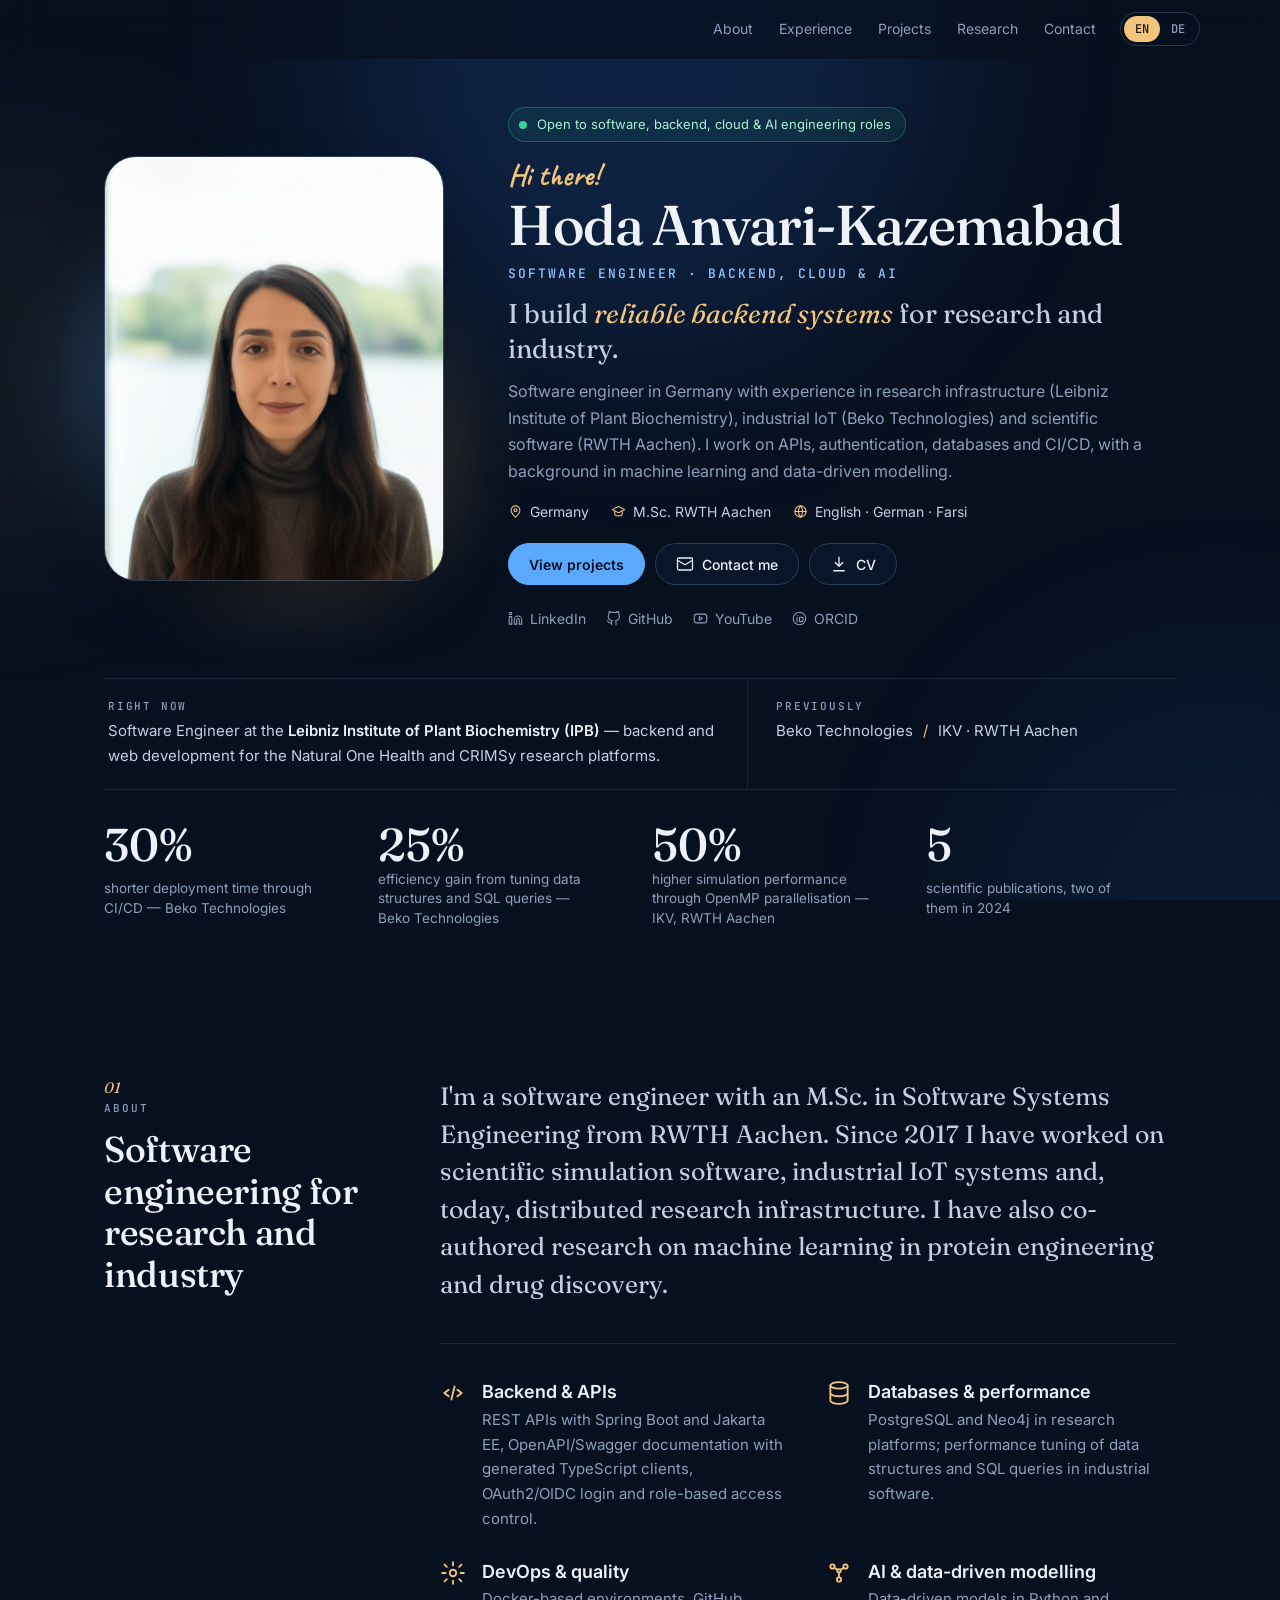
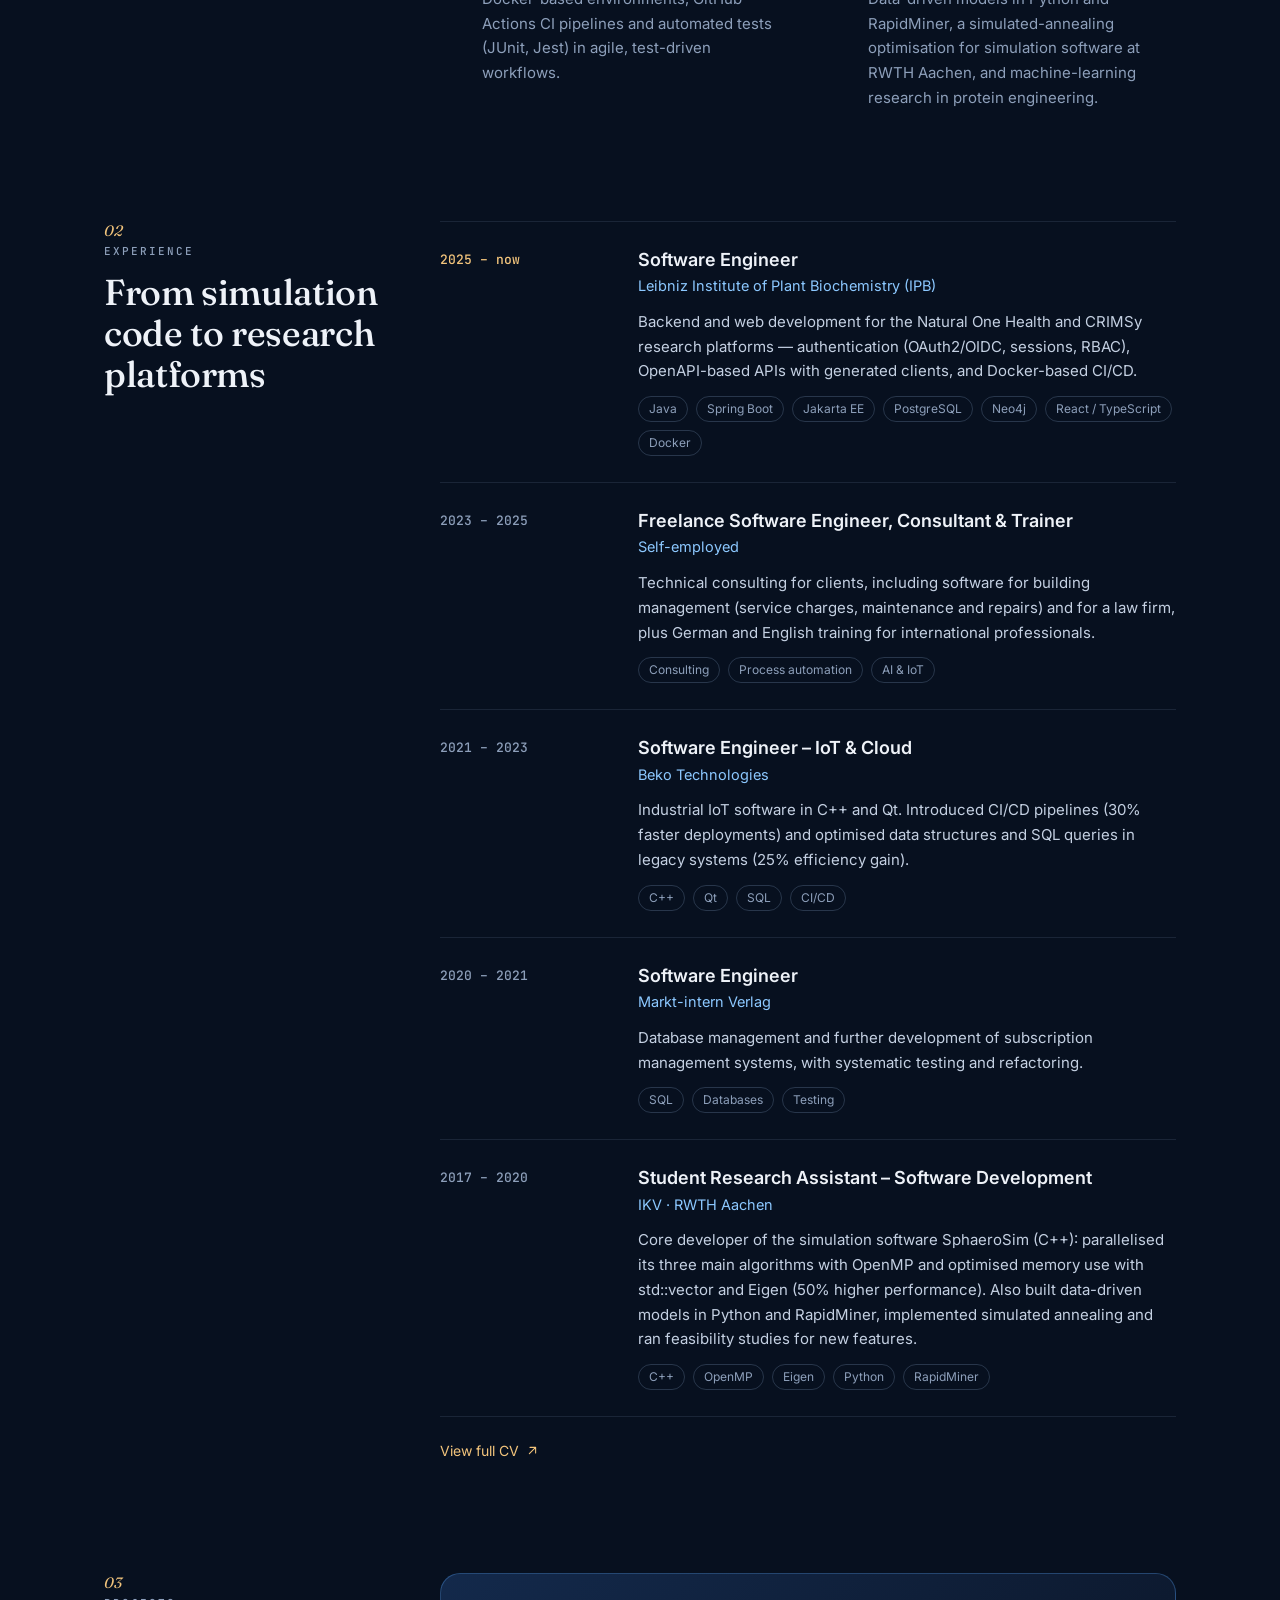
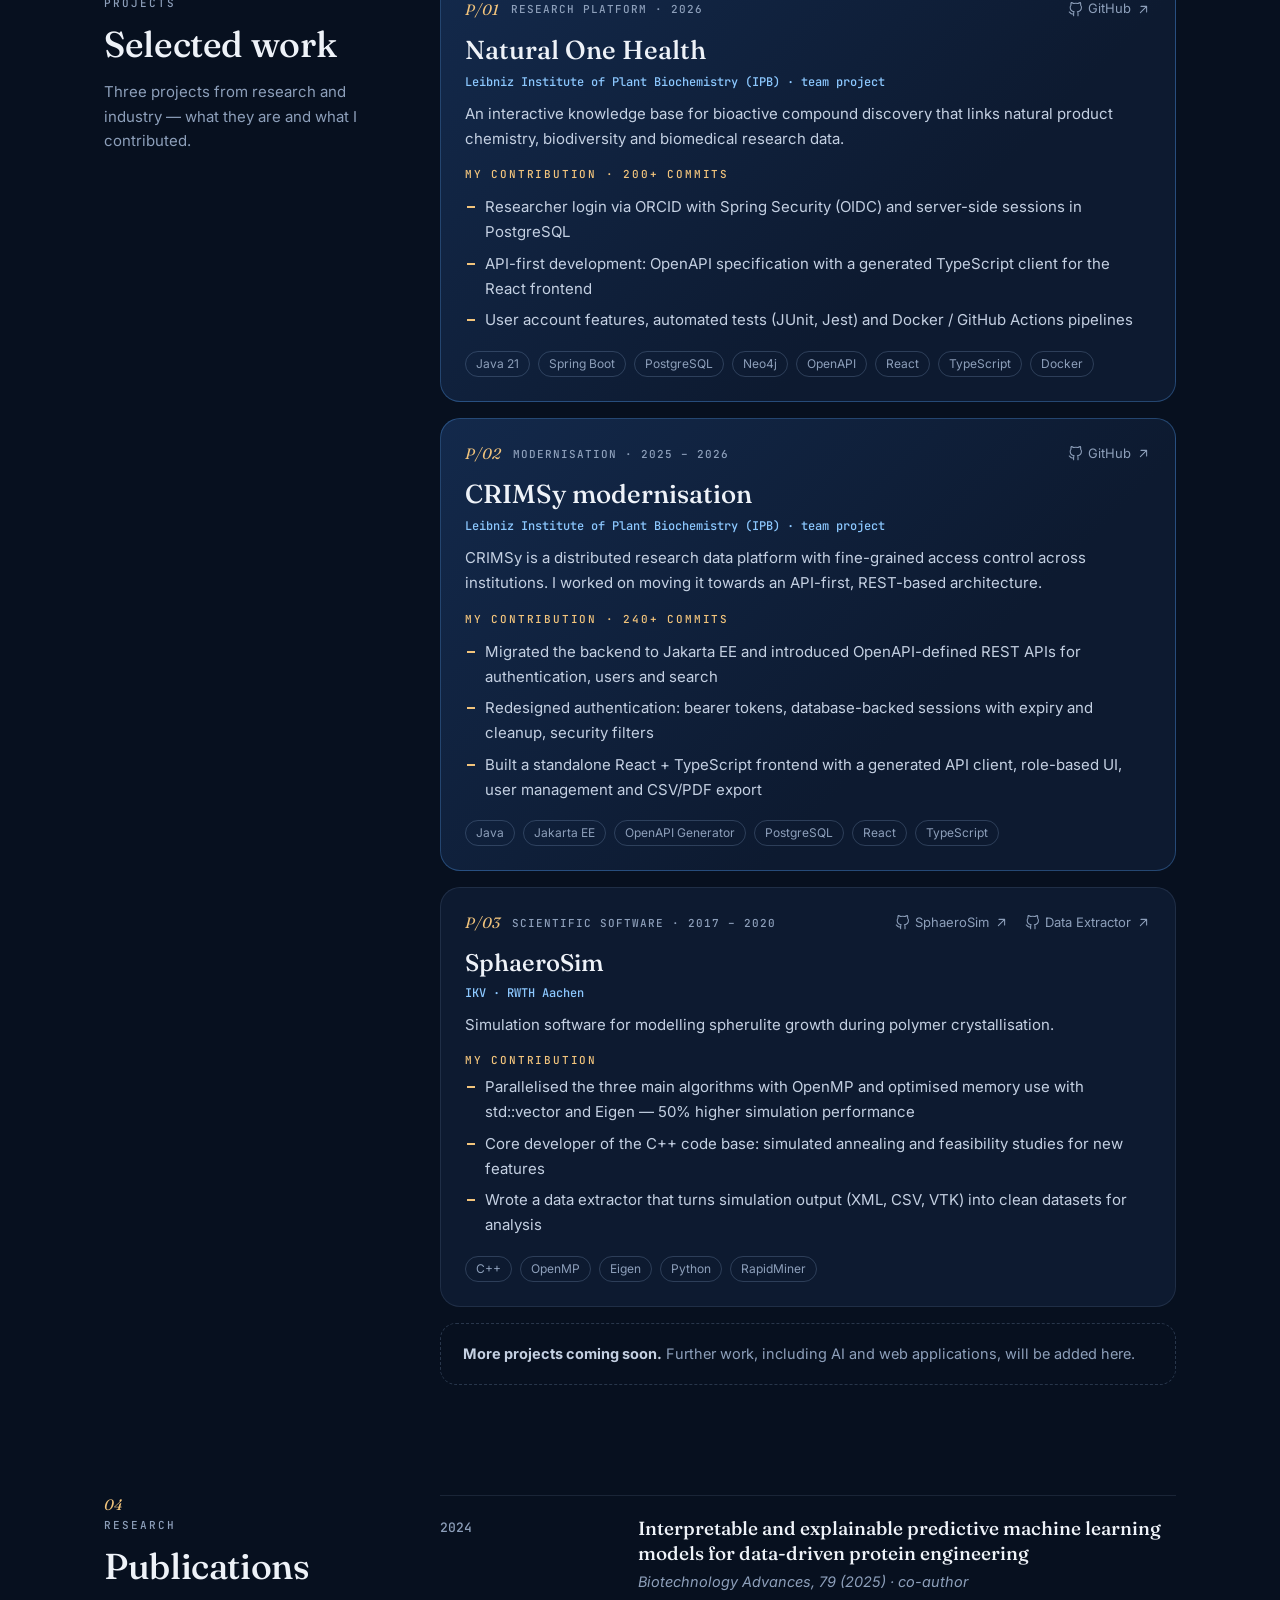
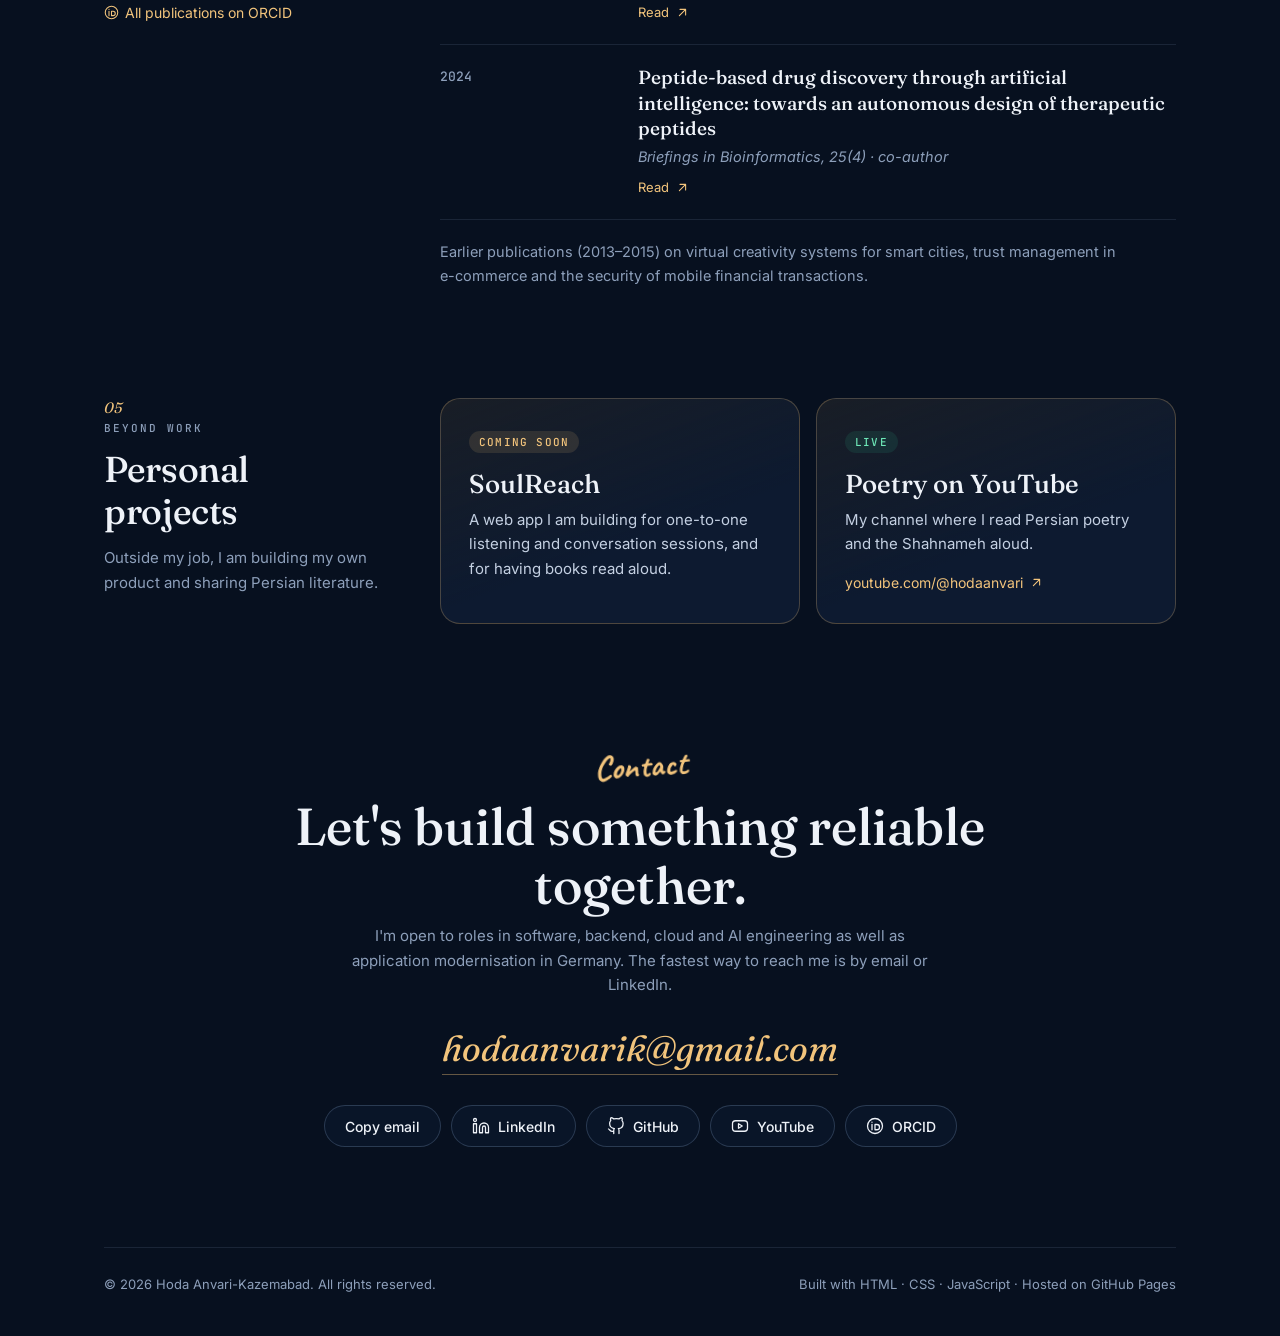
<file: index.html>
<!DOCTYPE html>
<html lang="en">
<head>
  <meta charset="UTF-8">
  <meta name="viewport" content="width=device-width, initial-scale=1.0">
  <title>Hoda Anvari-Kazemabad — Software Engineer | Backend, Cloud &amp; AI</title>
  <meta name="description" content="Software engineer in Germany: backend systems, APIs, databases, CI/CD and cloud, with a background in machine learning and research software.">
  <meta name="author" content="Hoda Anvari-Kazemabad">
  <meta name="theme-color" content="#07101f">
  <link rel="canonical" href="https://hkazemabad.github.io/">
  <link rel="alternate" hreflang="en" href="https://hkazemabad.github.io/?lang=en">
  <link rel="alternate" hreflang="de" href="https://hkazemabad.github.io/?lang=de">
  <link rel="alternate" hreflang="x-default" href="https://hkazemabad.github.io/">

  <meta property="og:type" content="profile">
  <meta property="og:url" content="https://hkazemabad.github.io/">
  <meta property="og:title" content="Hoda Anvari-Kazemabad — Software Engineer | Backend, Cloud &amp; AI">
  <meta property="og:description" content="Backend systems, APIs, databases, CI/CD and cloud — with a background in machine learning and research software.">
  <meta property="og:image" content="https://hkazemabad.github.io/assets/hoda.jpg">
  <meta property="og:image:width" content="640">
  <meta property="og:image:height" content="640">
  <meta property="og:image:alt" content="Portrait of Hoda Anvari-Kazemabad">
  <meta property="og:locale" content="en_GB">
  <meta property="og:locale:alternate" content="de_DE">
  <meta name="twitter:card" content="summary">

  <script type="application/ld+json">
  {
    "@context": "https://schema.org",
    "@type": "Person",
    "name": "Hoda Anvari-Kazemabad",
    "jobTitle": "Software Engineer",
    "url": "https://hkazemabad.github.io/",
    "image": "https://hkazemabad.github.io/assets/hoda.jpg",
    "worksFor": { "@type": "Organization", "name": "Leibniz Institute of Plant Biochemistry (IPB)" },
    "alumniOf": { "@type": "CollegeOrUniversity", "name": "RWTH Aachen University" },
    "knowsLanguage": ["en", "de", "fa"],
    "sameAs": [
      "https://www.linkedin.com/in/hoda-anvari-kazemabad/",
      "https://github.com/hkazemabad",
      "https://orcid.org/0009-0002-4454-4213",
      "https://www.youtube.com/@hodaanvari"
    ]
  }
  </script>

  <link rel="icon" href="data:image/svg+xml,%3Csvg xmlns='http://www.w3.org/2000/svg' viewBox='0 0 64 64'%3E%3Crect width='64' height='64' rx='14' fill='%2307101f'/%3E%3Ctext x='50%25' y='58%25' text-anchor='middle' font-family='Arial' font-weight='700' font-size='34' fill='%23f2c47c'%3EH%3C/text%3E%3C/svg%3E">
  <link rel="preconnect" href="https://fonts.googleapis.com">
  <link rel="preconnect" href="https://fonts.gstatic.com" crossorigin>
  <link href="https://fonts.googleapis.com/css2?family=Caveat:wght@700&family=Fraunces:ital,opsz,wght@0,9..144,400;0,9..144,500;1,9..144,400&family=Inter:wght@400;500;600&family=JetBrains+Mono:wght@500&display=swap" rel="stylesheet">
  <link rel="preload" as="image" href="assets/hoda.jpg">
  <link rel="stylesheet" href="css/style.css">
</head>
<body>
  <a class="skip-link" href="#main" id="skipLink">Skip to content</a>
  <div class="aurora" aria-hidden="true"><i></i><i></i><i></i></div>

  <header class="nav" id="top">
    <nav class="nav-links" id="navLinks" aria-label="Main"></nav>
    <div class="nav-right">
      <div class="lang-switch" role="group" aria-label="Language" id="langSwitch">
        <button type="button" data-lang="en" class="active" aria-pressed="true">EN</button>
        <button type="button" data-lang="de" aria-pressed="false">DE</button>
      </div>
      <button type="button" class="menu-btn" id="menuBtn" aria-label="Open menu" aria-expanded="false" aria-controls="navLinks"><span></span><span></span></button>
    </div>
  </header>

  <main id="main" tabindex="-1">
    <noscript>
      <div class="noscript">
        <h1>Hoda Anvari-Kazemabad</h1>
        <p>Software Engineer · Backend, Cloud &amp; AI · Germany</p>
        <p>Software engineer with experience in research infrastructure (Leibniz Institute of Plant Biochemistry), industrial IoT (Beko Technologies) and scientific software (RWTH Aachen).</p>
        <p>
          <a href="assets/CV_Hoda_Anvari-Kazemabad_EN.pdf">CV (EN)</a> ·
          <a href="assets/CV_Hoda_Anvari-Kazemabad_DE.pdf">Lebenslauf (DE)</a> ·
          <a href="https://www.linkedin.com/in/hoda-anvari-kazemabad/">LinkedIn</a> ·
          <a href="https://github.com/hkazemabad">GitHub</a> ·
          <a href="mailto:hodaanvarik@gmail.com">hodaanvarik@gmail.com</a>
        </p>
      </div>
    </noscript>
    <section id="hero" class="hero"></section>
    <section id="about" class="section"></section>
    <section id="journey" class="section"></section>
    <section id="projects" class="section"></section>
    <section id="research" class="section"></section>
    <section id="creating" class="section"></section>
    <section id="contact" class="section contact-section"></section>
  </main>

  <footer class="footer" id="footer"></footer>

  <script src="js/content.js"></script>
  <script src="js/main.js"></script>
</body>
</html>
</file>
<file: css/style.css>
/* ===== Colours & fonts — change these to restyle the whole site ===== */
:root {
  --bg: #07101f;
  --bg-2: #0a1628;
  --surface: #0d1a30;
  --surface-2: #12223d;
  --line: rgba(160, 190, 230, 0.12);
  --line-2: rgba(160, 190, 230, 0.22);
  --text: #eef2f8;
  --soft: #c4d0e2;
  --muted: #8d9fba;
  --blue: #5aa9ff;
  --blue-2: #8cc8ff;
  --blue-soft: rgba(90, 169, 255, 0.12);
  --gold: #f2c47c;
  --gold-soft: rgba(242, 196, 124, 0.12);
  --serif: "Fraunces", Georgia, serif;
  --sans: "Inter", system-ui, -apple-system, sans-serif;
  --mono: "JetBrains Mono", ui-monospace, monospace;
  --hand: "Caveat", cursive;
  --maxw: 1120px;
}

* { box-sizing: border-box; margin: 0; padding: 0; }
html { scroll-behavior: smooth; scroll-padding-top: 80px; }
body {
  font-family: var(--sans); background: var(--bg); color: var(--text);
  line-height: 1.65; font-size: 16px; -webkit-font-smoothing: antialiased; overflow-x: hidden;
}
a { color: inherit; text-decoration: none; }
img { max-width: 100%; display: block; }
ul, ol, dl { list-style: none; }
em { font-style: italic; }

/* accessibility helpers */
.skip-link {
  position: absolute; left: 16px; top: -60px; z-index: 100; padding: 10px 16px; border-radius: 10px;
  background: var(--gold); color: #1b1307; font-weight: 600; transition: top .2s;
}
.skip-link:focus { top: 12px; }
:focus-visible { outline: 2px solid var(--gold); outline-offset: 3px; border-radius: 6px; }
main:focus { outline: none; }
.noscript { padding: 80px 0; max-width: 680px; }
.noscript h1 { font: 500 40px var(--serif); margin-bottom: 10px; }
.noscript p { color: var(--soft); margin-bottom: 12px; }
.noscript a { color: var(--gold); }

/* soft colour fields in the background */
.aurora { position: fixed; inset: 0; z-index: -1; pointer-events: none; overflow: hidden; }
.aurora i { position: absolute; border-radius: 50%; filter: blur(90px); opacity: .55; }
.aurora i:nth-child(1) { width: 620px; height: 620px; top: -260px; left: 50%; transform: translateX(-50%); background: rgba(48, 110, 210, .35); }
.aurora i:nth-child(2) { width: 420px; height: 420px; top: 140px; left: -200px; background: rgba(242, 196, 124, .10); }
.aurora i:nth-child(3) { width: 520px; height: 520px; bottom: -280px; right: -200px; background: rgba(48, 110, 210, .18); }

.ic { width: 18px; height: 18px; flex-shrink: 0; }
.ic.sm { width: 15px; height: 15px; }
.ic.big { width: 26px; height: 26px; color: var(--gold); }
.label { display: block; font: 500 11px var(--mono); letter-spacing: 1.8px; text-transform: uppercase; color: var(--muted); }
.muted { color: var(--muted); }

/* ===== NAV ===== */
.nav {
  position: sticky; top: 0; z-index: 50; display: flex; align-items: center; gap: 24px;
  padding: 12px max(24px, calc((100vw - var(--maxw)) / 2));
  background: rgba(7, 16, 31, .75); backdrop-filter: blur(14px); -webkit-backdrop-filter: blur(14px);
  border-bottom: 1px solid transparent; transition: border-color .3s;
}
.scrolled .nav { border-bottom-color: var(--line); }

/* desktop: links inline, right side next to EN/DE */
.nav-links { display: flex; gap: 26px; margin-left: auto; }
.nav-links a { font-size: 14px; color: var(--muted); transition: color .2s; }
.nav-links a:hover { color: var(--gold); }
.nav-right { display: flex; align-items: center; gap: 12px; }
.lang-switch { display: flex; border: 1px solid var(--line-2); border-radius: 999px; padding: 3px; }
.lang-switch button {
  background: none; border: 0; color: var(--muted); font: 500 12px var(--mono);
  padding: 5px 11px; border-radius: 999px; cursor: pointer;
}
.lang-switch button.active { background: var(--gold); color: #1b1307; }
.menu-btn { display: none; background: none; border: 1px solid var(--line-2); border-radius: 999px; width: 40px; height: 34px; cursor: pointer; }
.menu-btn:hover { border-color: var(--gold); }
.menu-open .menu-btn span:first-child { transform: translateY(3.5px) rotate(45deg); }
.menu-open .menu-btn span:last-child { transform: translateY(-3.5px) rotate(-45deg); }
.menu-btn span { display: block; height: 1.5px; width: 16px; background: var(--text); margin: 5px auto; transition: .3s; }

main { max-width: var(--maxw); margin: 0 auto; padding: 0 24px; }

/* ===== BUTTONS ===== */
.btn {
  display: inline-flex; align-items: center; gap: 8px; padding: 11px 20px; border-radius: 999px;
  border: 1px solid var(--line-2); background: rgba(13, 26, 48, .6); color: var(--text);
  font: 500 14px var(--sans); cursor: pointer; transition: transform .2s, border-color .2s, background .2s;
}
.btn:hover { transform: translateY(-2px); border-color: var(--gold); }
.btn.primary { background: var(--blue); color: #04101f; border-color: var(--blue); font-weight: 600; }
.btn.primary:hover { background: var(--blue-2); border-color: var(--blue-2); }

.text-link { display: inline-flex; align-items: center; gap: 6px; color: var(--gold); font-size: 14px; margin-top: 14px; }
.text-link:hover { text-decoration: underline; text-underline-offset: 4px; }

/* ===== HERO — photo + intro side by side ===== */
.hero { padding: 48px 0 40px; }
.hero-grid { display: grid; grid-template-columns: 340px 1fr; gap: 64px; align-items: center; }
.hero-photo { position: relative; }
.hero-photo::before {
  content: ""; position: absolute; inset: 12% -8% -6% -8%; z-index: -1; border-radius: 50%;
  background: radial-gradient(circle at 30% 30%, rgba(90,169,255,.45), transparent 60%),
              radial-gradient(circle at 75% 80%, rgba(242,196,124,.30), transparent 60%);
  filter: blur(40px);
}
.portrait {
  width: 100%; aspect-ratio: 4 / 5; border-radius: 32px; overflow: hidden;
  border: 1px solid var(--line-2); box-shadow: 0 30px 70px -30px rgba(0,0,0,.7);
}
.portrait img { width: 100%; height: 100%; object-fit: cover; object-position: 50% 25%; }
.hero-text { min-width: 0; }
.hello { display: block; font: 700 30px var(--hand); color: var(--gold); transform: rotate(-3deg); transform-origin: left; margin-bottom: 2px; }
.socials { display: flex; flex-wrap: wrap; gap: 6px 20px; margin-top: 22px; }
.socials a { display: inline-flex; align-items: center; gap: 7px; font-size: 14px; color: var(--muted); transition: color .2s; }
.socials a:hover { color: var(--gold); }

.status {
  display: inline-flex; align-items: center; gap: 2px; padding: 6px 14px 6px 10px; border-radius: 999px;
  background: rgba(52, 211, 153, .08); border: 1px solid rgba(52, 211, 153, .3); color: #a7f3d0; font-size: 13px; margin-bottom: 14px;
}
.dot {
  display: inline-block; width: 8px; height: 8px; border-radius: 50%; background: #34d399;
  margin-right: 8px; animation: pulse 2s infinite;
}
@keyframes pulse { 0% { box-shadow: 0 0 0 0 rgba(52,211,153,.6); } 70% { box-shadow: 0 0 0 8px rgba(52,211,153,0); } 100% { box-shadow: 0 0 0 0 rgba(52,211,153,0); } }
.hero-name { font: 500 clamp(36px, 4.6vw, 56px)/1.05 var(--serif); letter-spacing: -.02em; }
.hero-role { font: 500 13px var(--mono); letter-spacing: 2px; text-transform: uppercase; color: var(--blue-2); margin: 10px 0 14px; }
.hero-tagline { font: 400 clamp(21px, 2.3vw, 27px)/1.3 var(--serif); color: var(--soft); max-width: 640px; }
.hero-tagline em { color: var(--gold); }
.hero-intro { color: var(--muted); max-width: 640px; margin: 12px 0 16px; font-size: 16px; }
.facts { display: flex; flex-wrap: wrap; gap: 8px 22px; color: var(--soft); font-size: 14px; margin-bottom: 20px; }
.facts li { display: inline-flex; align-items: center; gap: 7px; }
.facts .ic { color: var(--gold); }
.cta { display: flex; flex-wrap: wrap; gap: 10px; }

.hero-strip {
  width: 100%; margin-top: 48px; display: grid; grid-template-columns: minmax(0,1.5fr) minmax(0,1fr); text-align: left;
  border-top: 1px solid var(--line); border-bottom: 1px solid var(--line);
}
.hero-strip > div { padding: 20px 4px; }
.strip-prev { padding-left: 28px !important; border-left: 1px solid var(--line); }
.hero-strip p { margin-top: 6px; color: var(--soft); font-size: 15px; }
.hero-strip strong { color: var(--text); font-weight: 600; }
.hero-strip i { color: var(--gold); font-style: normal; margin: 0 10px; }
.strip-prev p { display: flex; flex-wrap: wrap; row-gap: 2px; }
.hero-strip b { font-weight: 400; white-space: nowrap; }
.stats { width: 100%; display: grid; grid-template-columns: repeat(4, 1fr); gap: 24px; margin-top: 32px; text-align: left; }
.stat { display: grid; gap: 2px; }
.stat-v { font: 500 46px/1 var(--serif); color: var(--text); }
.stat-l { color: var(--muted); font-size: 13.5px; line-height: 1.45; max-width: 220px; }

/* ===== HUB — three sides ===== */

/* ===== SECTIONS — editorial two-column ===== */
.section { display: grid; grid-template-columns: 280px 1fr; gap: 56px; padding: 110px 0 0; }
.sec-head { position: sticky; top: 96px; align-self: start; }
.sec-num { display: block; font: 400 15px var(--serif); font-style: italic; color: var(--gold); }
.kicker { display: block; font: 500 11px var(--mono); letter-spacing: 2px; text-transform: uppercase; color: var(--muted); margin: 4px 0 14px; }
.sec-head h2 { font: 500 clamp(28px, 3vw, 36px)/1.15 var(--serif); letter-spacing: -.01em; }
.sec-lead { color: var(--muted); margin-top: 14px; font-size: 15px; }
.sec-body { min-width: 0; }
h3 { font-size: 18px; font-weight: 600; line-height: 1.3; }
h3.serif { font: 500 19px/1.35 var(--serif); }

.big-text { font: 400 clamp(20px, 2.2vw, 25px)/1.5 var(--serif); color: var(--soft); }

/* path */

.big-text + .focus { margin-top: 40px; }
.focus { display: grid; grid-template-columns: repeat(2, 1fr); gap: 28px 36px; margin-top: 40px; padding-top: 36px; border-top: 1px solid var(--line); }
.focus-item { display: grid; grid-template-columns: 26px 1fr; gap: 16px; }
.focus-item h3 { margin-bottom: 4px; }
.focus-item p { color: var(--muted); font-size: 15px; }

/* rows (experience, research, skills, education) */
.rows { border-top: 1px solid var(--line); }
.row { display: grid; grid-template-columns: 170px 1fr; gap: 28px; padding: 26px 0; border-bottom: 1px solid var(--line); }
.row-meta { font: 500 13px var(--mono); color: var(--muted); padding-top: 3px; }
.row.current .row-meta { color: var(--gold); }
.row-org { color: var(--blue-2); font-size: 14.5px; margin: 3px 0 12px; }
.row-text { color: var(--soft); font-size: 15px; margin-bottom: 12px; max-width: 680px; }
.rows + .text-link { margin-top: 22px; }
.pubs h3 a:hover { color: var(--gold); }
.text-link.small { font-size: 13px; margin-top: 8px; }
.earlier { margin-top: 20px; font-size: 14.5px; max-width: 680px; }
.ticks { display: grid; gap: 7px; margin-bottom: 14px; }
.ticks li { position: relative; padding-left: 20px; color: var(--soft); font-size: 15px; }
.ticks li::before { content: ""; position: absolute; left: 2px; top: 11px; width: 8px; height: 2px; background: var(--gold); }
.pubs .row { padding: 20px 0; }
.pubs .row-org { margin-bottom: 0; color: var(--muted); }

.chips { display: flex; flex-wrap: wrap; gap: 8px; }
.chip { font-size: 13px; padding: 4px 12px; border-radius: 999px; border: 1px solid var(--line-2); color: var(--soft); }
.chips.small .chip { font-size: 12px; padding: 2px 10px; color: var(--muted); }

/* impact */

/* projects */
.projects { display: grid; grid-template-columns: 1fr; gap: 16px; }
.project {
  display: flex; flex-direction: column; gap: 8px; padding: 24px; border-radius: 20px;
  background: var(--surface); border: 1px solid var(--line); transition: border-color .25s, transform .25s;
}
.project:hover { border-color: var(--line-2); transform: translateY(-3px); }
.project p { color: var(--muted); font-size: 15px; }
.project .role { font: 500 12px var(--mono); color: var(--blue-2); margin-bottom: 4px; }
.project .chips { margin-top: auto; padding-top: 6px; }
.project.featured { grid-column: 1 / -1; background: linear-gradient(135deg, #13294b, var(--surface) 65%); border-color: rgba(90,169,255,.3); }
.project.featured h3 { font: 500 26px var(--serif); }
.project.featured .ticks { margin: 6px 0 4px; }
.project h3 { font: 500 24px var(--serif); }
.project .overview { color: var(--soft); max-width: 720px; }
.project .mine { margin-top: 8px; color: var(--gold); }
.project .ticks { margin-bottom: 4px; }
.project-top { display: flex; align-items: center; gap: 12px; margin-bottom: 6px; }
.proj-num { font: italic 400 15px var(--serif); color: var(--gold); }
.tag { font: 500 11px var(--mono); text-transform: uppercase; letter-spacing: 1px; color: var(--muted); }
.proj-links { margin-left: auto; display: flex; flex-wrap: wrap; gap: 6px 16px; }
.proj-link { display: inline-flex; align-items: center; gap: 5px; font-size: 13px; color: var(--muted); }
.proj-link:hover { color: var(--text); }
.soon { grid-column: 1 / -1; color: var(--muted); font-size: 14.5px; padding: 18px 22px; border: 1px dashed var(--line-2); border-radius: 16px; }
.soon strong { color: var(--soft); }

/* creating */
.creating { display: grid; grid-template-columns: repeat(2, 1fr); gap: 16px; }
.create {
  padding: 28px; border-radius: 20px; border: 1px solid rgba(242,196,124,.25);
  background: linear-gradient(160deg, rgba(242,196,124,.08), var(--surface) 60%);
}
.create h3 { font: 500 26px var(--serif); margin: 14px 0 8px; }
.create p { color: var(--soft); font-size: 15px; }
.badge { font: 500 11px var(--mono); text-transform: uppercase; letter-spacing: 1.2px; padding: 4px 10px; border-radius: 999px; background: var(--gold-soft); color: var(--gold); }
.badge.live { background: rgba(52,211,153,.1); color: #6ee7b7; }

/* education extras */

/* principles */

/* contact */
.contact-section { display: block; padding: 120px 0 100px; }
.contact-box { text-align: center; max-width: 760px; margin: 0 auto; }
.contact-box .hello { display: inline-block; transform: rotate(-4deg); font-size: 34px; transform-origin: center; }
.contact-box h2 { font: 500 clamp(32px, 4.6vw, 52px)/1.12 var(--serif); margin: 8px 0 10px; }
.contact-box .sec-lead { max-width: 600px; margin: 0 auto 28px; }
.big-mail {
  display: inline-block; font: 400 clamp(22px, 3.4vw, 36px) var(--serif); font-style: italic; color: var(--gold);
  border-bottom: 1px solid rgba(242,196,124,.4); padding-bottom: 4px; margin-bottom: 30px; word-break: break-all;
}
.big-mail:hover { border-color: var(--gold); }
.contact-links { display: flex; flex-wrap: wrap; justify-content: center; gap: 10px; }

/* footer */
.footer {
  width: min(calc(var(--maxw) - 48px), calc(100% - 48px)); margin: 0 auto; padding: 26px 0 40px;
  display: flex; flex-wrap: wrap; align-items: center; justify-content: space-between; gap: 10px;
  color: var(--muted); font-size: 13px; border-top: 1px solid var(--line);
}

/* reveal animation */
.reveal { opacity: 0; transform: translateY(16px); transition: opacity .7s ease, transform .7s ease; }
.reveal.in { opacity: 1; transform: none; }
@media (prefers-reduced-motion: reduce) {
  .reveal { opacity: 1; transform: none; transition: none; }
  html { scroll-behavior: auto; }
}

/* ===== RESPONSIVE ===== */
@media (max-width: 1000px) {
  .hero-grid { grid-template-columns: 280px 1fr; gap: 40px; }
  .section { grid-template-columns: 1fr; gap: 28px; padding-top: 90px; }
  .sec-head { position: static; max-width: 640px; }
}
@media (max-width: 860px) {
  /* mobile: burger button opens a dropdown under it */
  .menu-btn { display: block; }
  .nav-right { margin-left: auto; }
  .nav-links {
    position: absolute; top: calc(100% + 8px); right: 24px; margin: 0;
    width: 240px; flex-direction: column; gap: 0; padding: 8px;
    background: rgba(13, 26, 48, .97); border: 1px solid var(--line-2); border-radius: 18px;
    box-shadow: 0 24px 60px -20px rgba(0,0,0,.7);
    opacity: 0; visibility: hidden; transform: translateY(-8px); pointer-events: none;
    transition: opacity .2s, transform .2s, visibility 0s linear .2s;
  }
  .menu-open .nav-links { opacity: 1; visibility: visible; transform: none; pointer-events: auto; transition: opacity .2s, transform .2s; }
  .nav-links a { font-size: 15px; color: var(--soft); padding: 10px 14px; border-radius: 12px; }
  .nav-links a:hover { background: var(--surface-2); }
  .creating { grid-template-columns: 1fr; }
  .stats { grid-template-columns: repeat(2, 1fr); }
  .hero-strip { grid-template-columns: minmax(0,1fr); }
  .strip-prev { padding-left: 4px !important; border-left: 0; border-top: 1px solid var(--line); }
}
@media (max-width: 640px) {
  .hero { padding-top: 28px; }
  .hero-grid { grid-template-columns: 1fr; gap: 26px; text-align: center; }
  .hero-photo { width: 210px; margin: 0 auto; }
  .hello { transform-origin: center; }
  .facts, .cta, .socials { justify-content: center; }
  .hero-intro { margin-left: auto; margin-right: auto; }
    .row { grid-template-columns: 1fr; gap: 6px; }
  .projects, .focus { grid-template-columns: 1fr; }

  .stat-v { font-size: 38px; }
}
</file>
